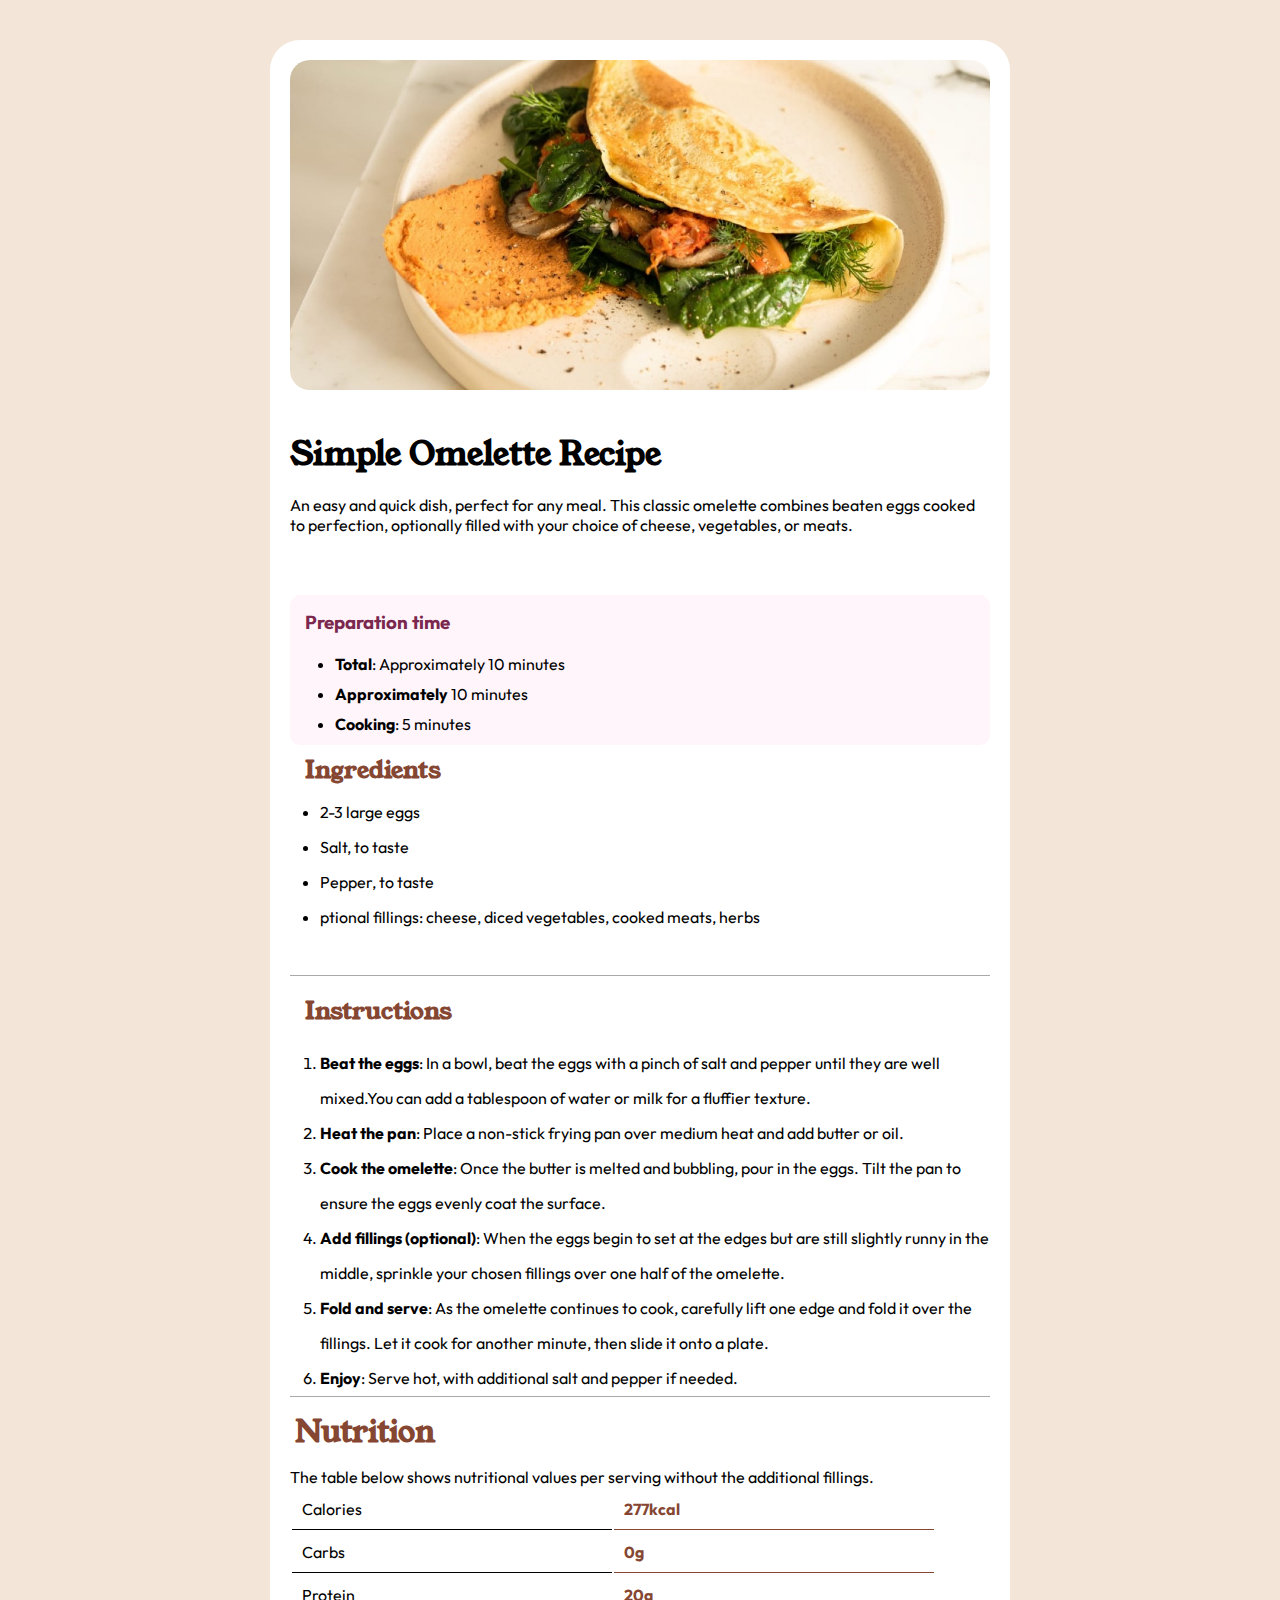
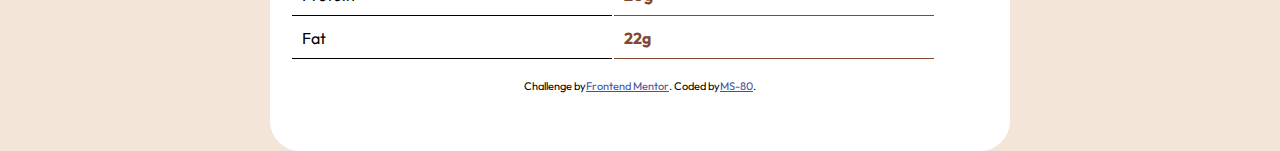
<file: index.html>
<!DOCTYPE html>
<html lang="en">

<head>
  <meta charset="UTF-8">
  <meta name="viewport" content="width=device-width, initial-scale=1.0">

  <link rel="icon" type="image/png" sizes="32x32" href="./assets/images/favicon-32x32.png">

  <title>Frontend Mentor | Recipe page</title>
  <link rel="stylesheet" href="style.css">
  <style>
    .attribution {
      font-size: 11px;
      text-align: center;
    }

    .attribution a {
      color: hsl(228, 45%, 44%);
    }
  </style>
</head>

<body>
  <div class="bg">
    <div class="omelette"></div>
    <div class="main">
    <div class="hero">
      <h1>Simple Omelette Recipe</h1>
        <p>An easy and quick dish, perfect for any meal. This classic omelette combines beaten eggs cooked
          to perfection, optionally filled with your choice of cheese, vegetables, or meats.
        </p>
    </div>
    <div class="time">
      <h3> Preparation time</h3>
      <ul>
        <li><b>Total</b>: Approximately 10 minutes</li>
        <li><b>Approximately</b> 10 minutes</li>
        <li><b>Cooking</b>: 5 minutes</li>
      </ul>
    </div>
    <div class="Ingredients">
        <h2>Ingredients</h2>
        <ul>
          <li> 2-3 large eggs</li>
          <li> Salt, to taste</li>
          <li>Pepper, to taste</li>
          <li>ptional fillings: cheese, diced vegetables, cooked meats, herbs</li>
        </ul>
    </div>
    <div class="Instructions">
      <h2>Instructions</h2>
      <ol>
        <li><b>Beat the eggs</b>: In a bowl, beat the eggs with a pinch of salt and pepper until they are well mixed.You can add a tablespoon of water or milk for a fluffier texture. </li>
        <li><b>Heat the pan</b>: Place a non-stick frying pan over medium heat and add butter or oil.</li>
        <li><b>Cook the omelette</b>: Once the butter is melted and bubbling, pour in the eggs. Tilt the pan to ensure 
          the eggs evenly coat the surface.</li>
        <li><b>Add fillings (optional)</b>: When the eggs begin to set at the edges but are still slightly runny in the 
          middle, sprinkle your chosen fillings over one half of the omelette.</li>
        <li> <b>Fold and serve</b>: As the omelette continues to cook, carefully lift one edge and fold it over the 
          fillings. Let it cook for another minute, then slide it onto a plate.</li>
          <li><b>Enjoy</b>: Serve hot, with additional salt and pepper if needed.</li>
      </ol>
    </div>
    <div class="Nutrition">
      <h2>Nutrition</h2>
      <p>The table below shows nutritional values per serving without the additional fillings.</p>
      <table>
        <tr>
          <td> Calories</td>
          <th>277kcal</th>
        </tr>
        <tr>
          <td> Carbs</td>
          <th> 0g</th>
        </tr>
        <tr>
          <td> Protein</td>
          <th>20g</th>
        </tr>
        <tr>
          <td>Fat</td>
          <th>22g</th>
        </tr>

      </table>
    </div>
  </div>

 <div class="attribution">
    Challenge by <a href="https://www.frontendmentor.io?ref=challenge" target="_blank">Frontend Mentor</a>. 
    Coded by <a href="https://github.com/MS-80">MS-80</a>.
  </div> 
</div>
</body>

</html>
</file>
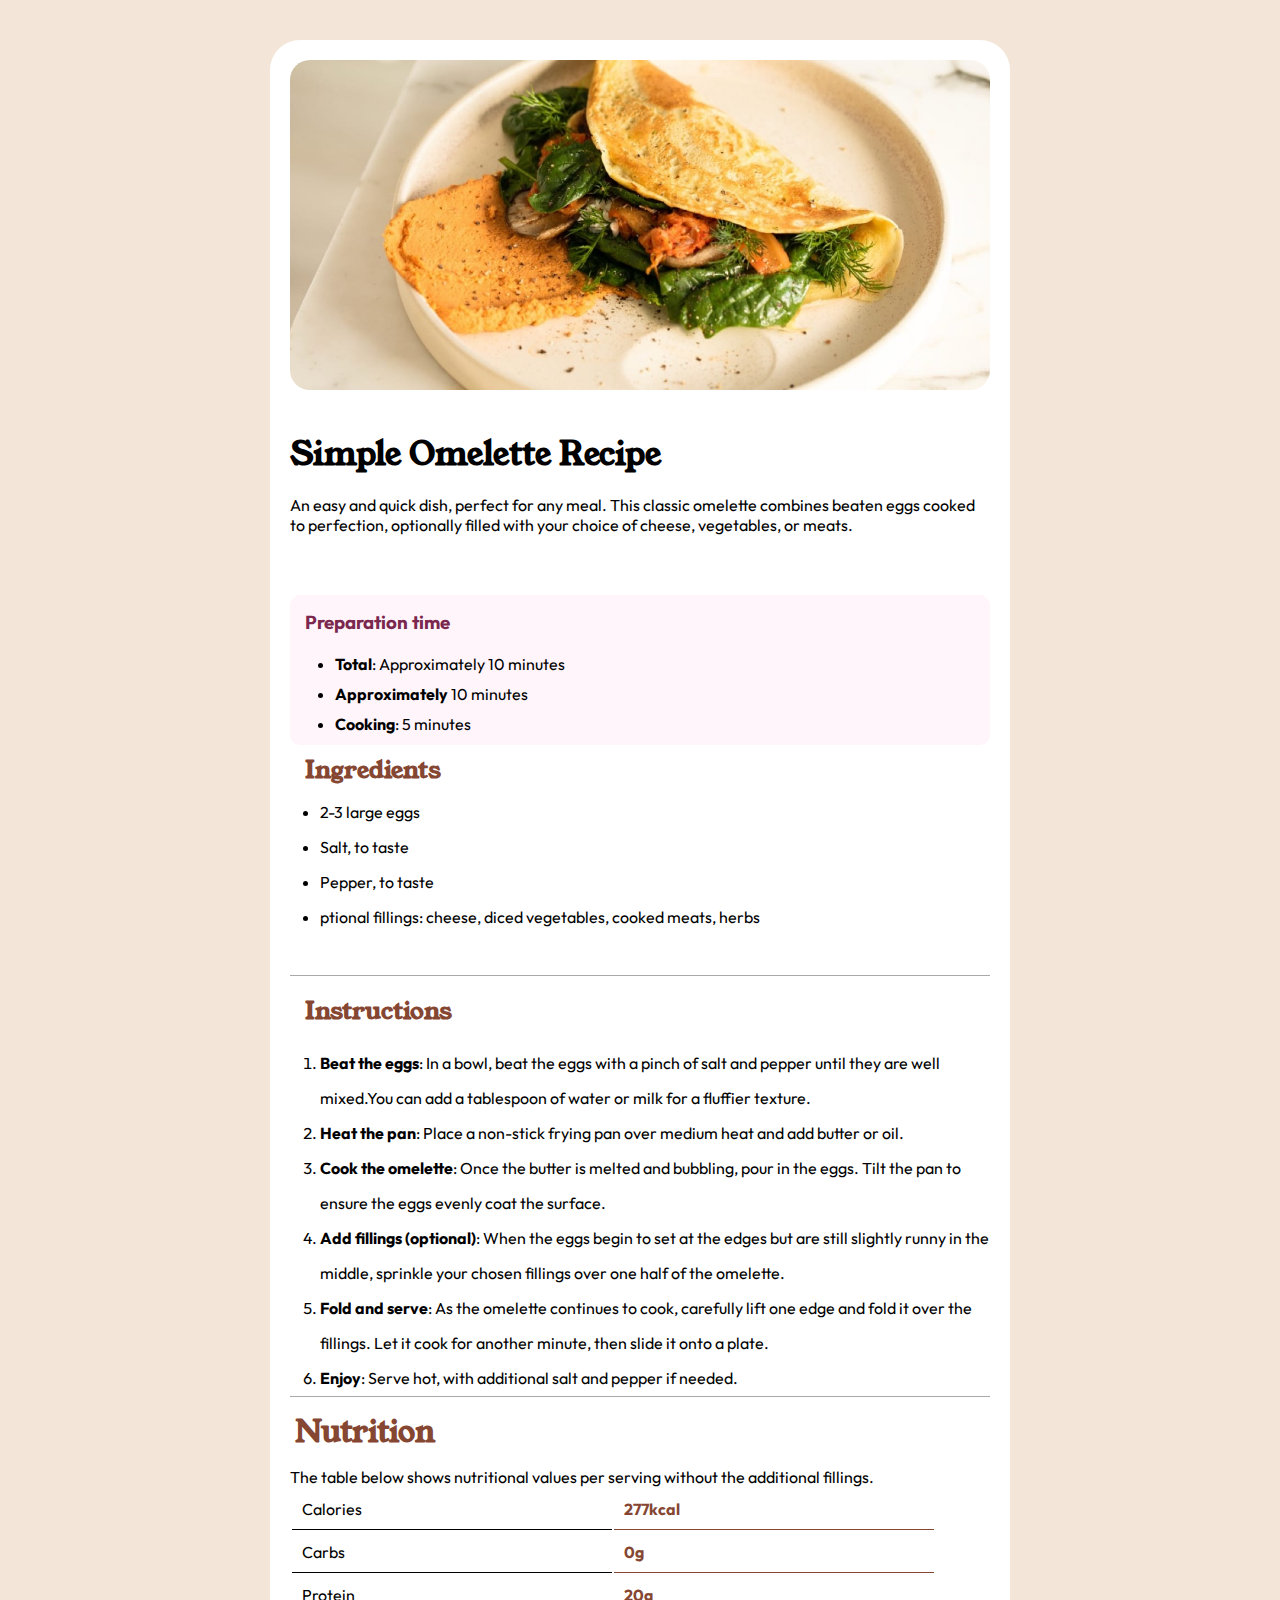
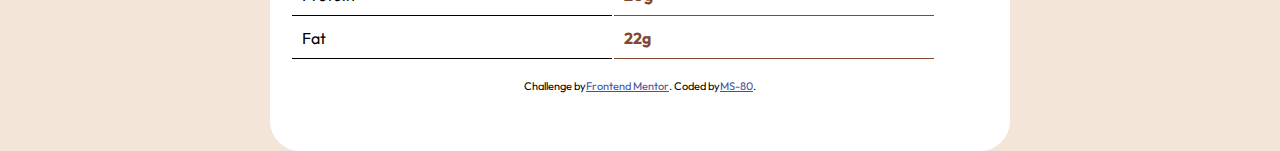
<file: recipe-page-main/index.html>
<!DOCTYPE html>
<html lang="en">

<head>
  <meta charset="UTF-8">
  <meta name="viewport" content="width=device-width, initial-scale=1.0">
  <!-- displays site properly based on user's device -->

  <link rel="icon" type="image/png" sizes="32x32" href="./assets/images/favicon-32x32.png">

  <title>Frontend Mentor | Recipe page</title>
  <link rel="stylesheet" href="style.css">

  <!-- Feel free to remove these styles or customise in your own stylesheet 👍 -->
  <style>
    .attribution {
      font-size: 11px;
      text-align: center;
    }

    .attribution a {
      color: hsl(228, 45%, 44%);
    }
  </style>
</head>

<body>
  <div class="bg">
    <div class="omelette"></div>
    <div class="main">
    <div class="hero">
      <h1>Simple Omelette Recipe</h1>
        <p>An easy and quick dish, perfect for any meal. This classic omelette combines beaten eggs cooked
          to perfection, optionally filled with your choice of cheese, vegetables, or meats.
        </p>
    </div>
    <div class="time">
      <h3> Preparation time</h3>
      <ul>
        <li><b>Total</b>: Approximately 10 minutes</li>
        <li><b>Approximately</b> 10 minutes</li>
        <li><b>Cooking</b>: 5 minutes</li>
      </ul>
    </div>
    <div class="Ingredients">
        <h2>Ingredients</h2>
        <ul>
          <li> 2-3 large eggs</li>
          <li> Salt, to taste</li>
          <li>Pepper, to taste</li>
          <li>ptional fillings: cheese, diced vegetables, cooked meats, herbs</li>
        </ul>
    </div>
    <div class="Instructions">
      <h2>Instructions</h2>
      <ol>
        <li><b>Beat the eggs</b>: In a bowl, beat the eggs with a pinch of salt and pepper until they are well mixed.You can add a tablespoon of water or milk for a fluffier texture. </li>
        <li><b>Heat the pan</b>: Place a non-stick frying pan over medium heat and add butter or oil.</li>
        <li><b>Cook the omelette</b>: Once the butter is melted and bubbling, pour in the eggs. Tilt the pan to ensure 
          the eggs evenly coat the surface.</li>
        <li><b>Add fillings (optional)</b>: When the eggs begin to set at the edges but are still slightly runny in the 
          middle, sprinkle your chosen fillings over one half of the omelette.</li>
        <li> <b>Fold and serve</b>: As the omelette continues to cook, carefully lift one edge and fold it over the 
          fillings. Let it cook for another minute, then slide it onto a plate.</li>
          <li><b>Enjoy</b>: Serve hot, with additional salt and pepper if needed.</li>
      </ol>
    </div>
    <div class="Nutrition">
      <h2>Nutrition</h2>
      <p>The table below shows nutritional values per serving without the additional fillings.</p>
      <table>
        <tr>
          <td> Calories</td>
          <th>277kcal</th>
        </tr>
        <tr>
          <td> Carbs</td>
          <th> 0g</th>
        </tr>
        <tr>
          <td> Protein</td>
          <th>20g</th>
        </tr>
        <tr>
          <td>Fat</td>
          <th>22g</th>
        </tr>

      </table>
    </div>
  </div>
  <!-- Simple Omelette Recipe

  An easy and quick dish, perfect for any meal. This classic omelette combines beaten eggs cooked 
  to perfection, optionally filled with your choice of cheese, vegetables, or meats.

  Preparation time

  Total: Approximately 10 minutes
  Approximately 10 minutes
  Cooking: 5 minutes

  Ingredients

  2-3 large eggs
  Salt, to taste
  Pepper, to taste
  1 tablespoon of butter or oil
  Optional fillings: cheese, diced vegetables, cooked meats, herbs

  Instructions

  Beat the eggs: In a bowl, beat the eggs with a pinch of salt and pepper until they are well mixed. 
  You can add a tablespoon of water or milk for a fluffier texture.

  Heat the pan: Place a non-stick frying pan over medium heat and add butter or oil.

  Cook the omelette: Once the butter is melted and bubbling, pour in the eggs. Tilt the pan to ensure 
  the eggs evenly coat the surface.

  Add fillings (optional): When the eggs begin to set at the edges but are still slightly runny in the 
  middle, sprinkle your chosen fillings over one half of the omelette.

  Fold and serve: As the omelette continues to cook, carefully lift one edge and fold it over the 
  fillings. Let it cook for another minute, then slide it onto a plate.

  Enjoy: Serve hot, with additional salt and pepper if needed.

  Nutrition

  The table below shows nutritional values per serving without the additional fillings.

  Calories
  277kcal

  Carbs
  0g

  Protein
  20g

  Fat
  22g -->

 <div class="attribution">
    Challenge by <a href="https://www.frontendmentor.io?ref=challenge" target="_blank">Frontend Mentor</a>. 
    Coded by <a href="#">MS-80</a>.
  </div> 
</div>
</body>

</html>
</file>
<file: style.css>
@font-face{
    font-family: 'young';
    src: url(assets/fonts/young-serif/YoungSerif-Regular.ttf);
}

@font-face{
    font-family: outfit;
    src: url(assets/fonts/outfit/Outfit-VariableFont_wght.ttf);
}

*{
    padding: 0%;
    margin: 0%;
}

body {
    background-color:hsl(30, 54%, 90%);
    font-family: 'outfit';
}

h2 {
    font-family: 'young';
}

.bg {
    background-color:white;
    width:700px;
    min-height: 600px;
    padding: 20px;
    margin: 40px auto 0 auto;
    border-radius: 30px;
}

.omelette {
    background-image: url('assets/images/image-omelette.jpeg');
    width: 600px;
    height: 330px;
    width: 100%;
    background-size: cover;
    border-radius: 20px;
}

.img {
    width: 600px;
    height: 300px;
    background-size: cover;
    margin: 20px 65px 0 50px;
    border-radius: 10px;
    

}


.hero {
    width: 100%;
    height: 150px;
    margin:  25px 0;
    
}

.hero h1{
    font-family: young;
    line-height: 80px;
}


.time {
    background-color: hsl(330, 100%, 98%);
    width: 100%;
    height: 150px;
    border-radius: 10px;
    margin-top: 30px;
}

.time h3{
    padding: 15px;
    color:hsl(332, 51%, 32%)
    
}

.time ul {
       padding: 0px 25px;
       line-height: 30px;
       margin-left: 20px;
}

.Ingredients {
    width: 100%;
    height: 230px;
    border-bottom: 1px solid rgba(0, 0, 0, 0.338);

}

.Ingredients h2 {
      line-height: 50px;
      margin-left: 15px ; 
      color:  hsl(14, 45%, 36%); 
}
.Ingredients ul {
    margin-left: 30px;
    line-height: 35px;
}

.Instructions {
    width: 100%;
    border-bottom: 1px solid rgba(0, 0, 0, 0.338);
}

.Instructions h2 {
    color:  hsl(14, 45%, 36%);
    line-height: 70px;
    margin-left: 15px;
}

.Instructions ol {
    margin-left: 30px ;
    line-height: 35px;
}

.Nutrition {
    width: 100%;
}

.Nutrition h2{
    color:  hsl(14, 45%, 36%);
    line-height: 70px;
    margin-left: 5px;
    font-size: 30px;
}

table tr th, td {
    width: 300px;
    border-bottom: 1px solid;
    padding: 10px;
}

table tr th {
    text-align: start;
    color: hsl(14, 45%, 36%);
}

.attribution{
    display: flex;
    align-items: center;
    justify-content: center;
    height: 50px;
    width: 500px;
    margin: 0 auto 20px auto;
}

@media (max-width: 486px) {
    
    .bg{
        width: 500px;
        min-height: 600px;
        margin:0 0 0 0;
        border-radius: 0;
        padding: 0;

    }
    .omelette{
        border-radius: 0;
        padding: 0px;
    }
    .main{
        padding: 10px;
    }
    .attribution{
        margin: 0;
        padding: 0;
    }

}
</file>
<file: recipe-page-main/style.css>
@font-face{
    font-family: 'young';
    src: url(assets/fonts/young-serif/YoungSerif-Regular.ttf);
}

@font-face{
    font-family: outfit;
    src: url(assets/fonts/outfit/Outfit-VariableFont_wght.ttf);
}

*{
    padding: 0%;
    margin: 0%;
}

body {
    /* width: 100%; */
    /* height: 500vh; */
    background-color:hsl(30, 54%, 90%);
    /* display: flex;
    flex-direction: column;
    justify-content: center;
    align-items: center; */
    font-family: 'outfit';
}

h2 {
    font-family: 'young';
}

.bg {
    background-color:white;
    width:700px;
    min-height: 600px;
    padding: 20px;
    margin: 40px auto 0 auto;
    border-radius: 30px;
}

.omelette {
    background-image: url("/assets/images/image-omelette.jpeg");
    width: 600px;
    height: 330px;
    width: 100%;
    background-size: cover;
    border-radius: 20px;
}

.img {
    width: 600px;
    height: 300px;
    background-size: cover;
    margin: 20px 65px 0 50px;
    border-radius: 10px;
    

}


.hero {
    /* background-color: rebeccapurple; */
    width: 100%;
    height: 150px;
    margin:  25px 0;
    
}

.hero h1{
    font-family: young;
    line-height: 80px;
}


.time {
    background-color: hsl(330, 100%, 98%);
    /* background: red; */
    width: 100%;
    height: 150px;
    /* padding-left: 15px; */
    border-radius: 10px;
    margin-top: 30px;
}

.time h3{
    padding: 15px;
    color:hsl(332, 51%, 32%)
    
}

.time ul {
       padding: 0px 25px;
       line-height: 30px;
       margin-left: 20px;
}

.Ingredients {
    width: 100%;
    height: 230px;
    border-bottom: 1px solid rgba(0, 0, 0, 0.338);

}

.Ingredients h2 {
      line-height: 50px;
      margin-left: 15px ; 
      color:  hsl(14, 45%, 36%); 
}
.Ingredients ul {
    margin-left: 30px;
    line-height: 35px;
}

.Instructions {
    width: 100%;
    border-bottom: 1px solid rgba(0, 0, 0, 0.338);
}

.Instructions h2 {
    color:  hsl(14, 45%, 36%);
    line-height: 70px;
    margin-left: 15px;
    /* font-size: 30px; */
}

.Instructions ol {
    margin-left: 30px ;
    line-height: 35px;
}

.Nutrition {
    width: 100%;
}

.Nutrition h2{
    color:  hsl(14, 45%, 36%);
    line-height: 70px;
    margin-left: 5px;
    font-size: 30px;
}

table tr th, td {
    width: 300px;
    border-bottom: 1px solid;
    padding: 10px;
}

table tr th {
    text-align: start;
    color: hsl(14, 45%, 36%);
}

.attribution{
    display: flex;
    align-items: center;
    justify-content: center;
    height: 50px;
    width: 500px;
    margin: 0 auto 20px auto;
}

@media (max-width: 486px) {
    
    .bg{
        width: 500px;
        min-height: 600px;
        margin:0 0 0 0;
        border-radius: 0;
        padding: 0;

    }
    .omelette{
        border-radius: 0;
        padding: 0px;
    }
    .main{
        padding: 10px;
    }
    .attribution{
        margin: 0;
        padding: 0;
    }

}
</file>
